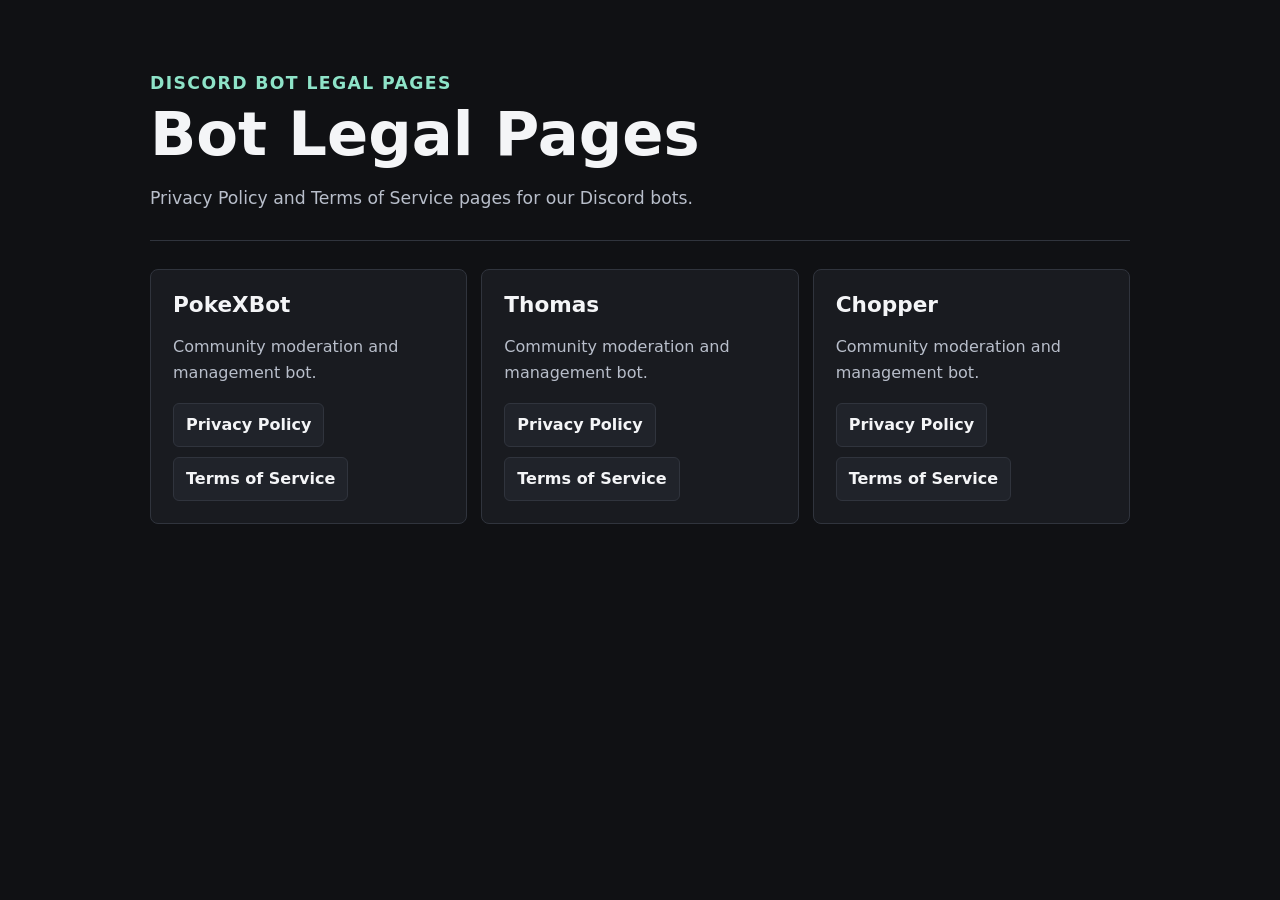
<file: index.html>
<!doctype html>
<html lang="en">
  <head>
    <meta charset="utf-8" />
    <meta name="viewport" content="width=device-width, initial-scale=1" />
    <title>Bot Legal Pages</title>
    <link rel="stylesheet" href="./assets/styles.css" />
  </head>
  <body>
    <main class="shell">
      <section class="hero">
        <p class="eyebrow">Discord bot legal pages</p>
        <h1>Bot Legal Pages</h1>
        <p>
          Privacy Policy and Terms of Service pages for our Discord bots.
        </p>
      </section>

      <section class="grid" aria-label="Bot legal links">
        <article class="card">
          <h2>PokeXBot</h2>
          <p>Community moderation and management bot.</p>
          <div class="links">
            <a href="./pokexbot/privacy/">Privacy Policy</a>
            <a href="./pokexbot/terms/">Terms of Service</a>
          </div>
        </article>

        <article class="card">
          <h2>Thomas</h2>
          <p>Community moderation and management bot.</p>
          <div class="links">
            <a href="./thomas/privacy/">Privacy Policy</a>
            <a href="./thomas/terms/">Terms of Service</a>
          </div>
        </article>

        <article class="card">
          <h2>Chopper</h2>
          <p>Community moderation and management bot.</p>
          <div class="links">
            <a href="./chopper/privacy/">Privacy Policy</a>
            <a href="./chopper/terms/">Terms of Service</a>
          </div>
        </article>
      </section>
    </main>
  </body>
</html>
</file>
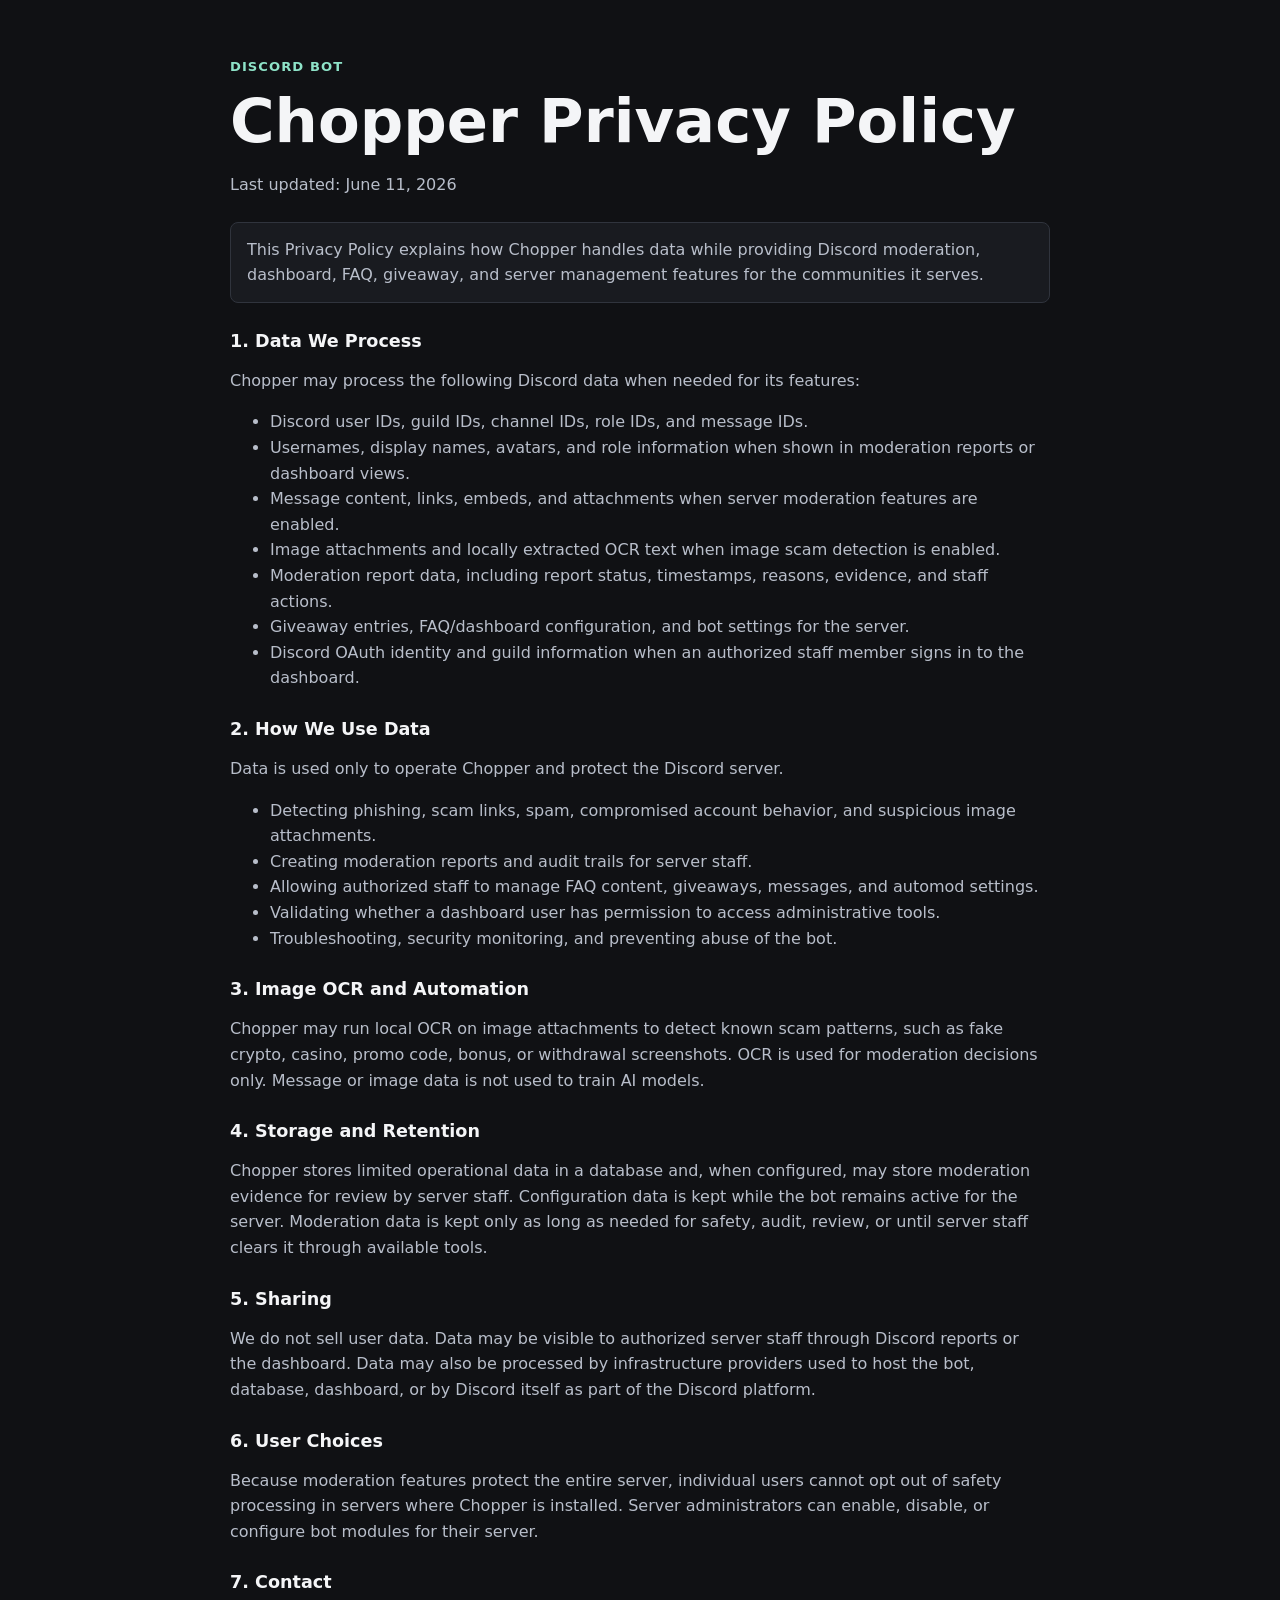
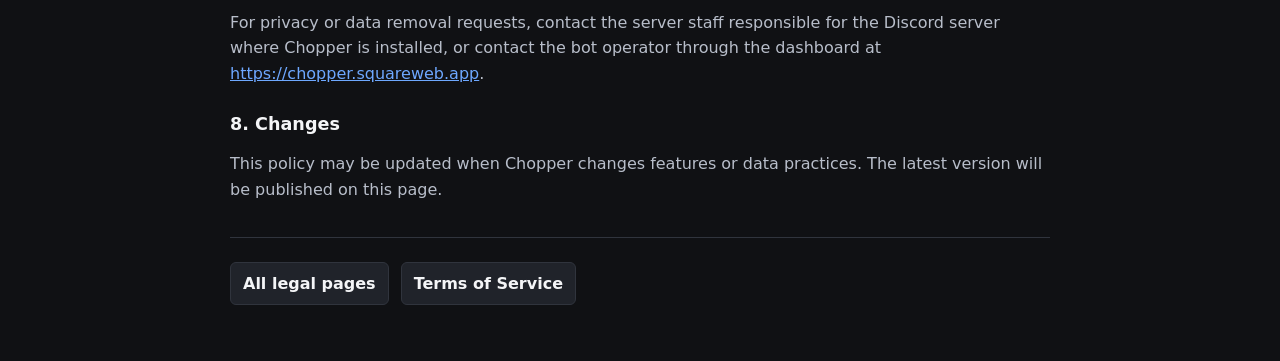
<file: chopper/privacy/index.html>
<!doctype html>
<html lang="en">
  <head>
    <meta charset="utf-8" />
    <meta name="viewport" content="width=device-width, initial-scale=1" />
    <title>Chopper Privacy Policy</title>
    <link rel="stylesheet" href="../../assets/styles.css" />
  </head>
  <body>
    <main class="shell legal" data-legal-root></main>
    <script>window.LEGAL_PAGE = { bot: "chopper", type: "privacy" };</script>
    <script src="../../assets/legal.js"></script>
  </body>
</html>
</file>
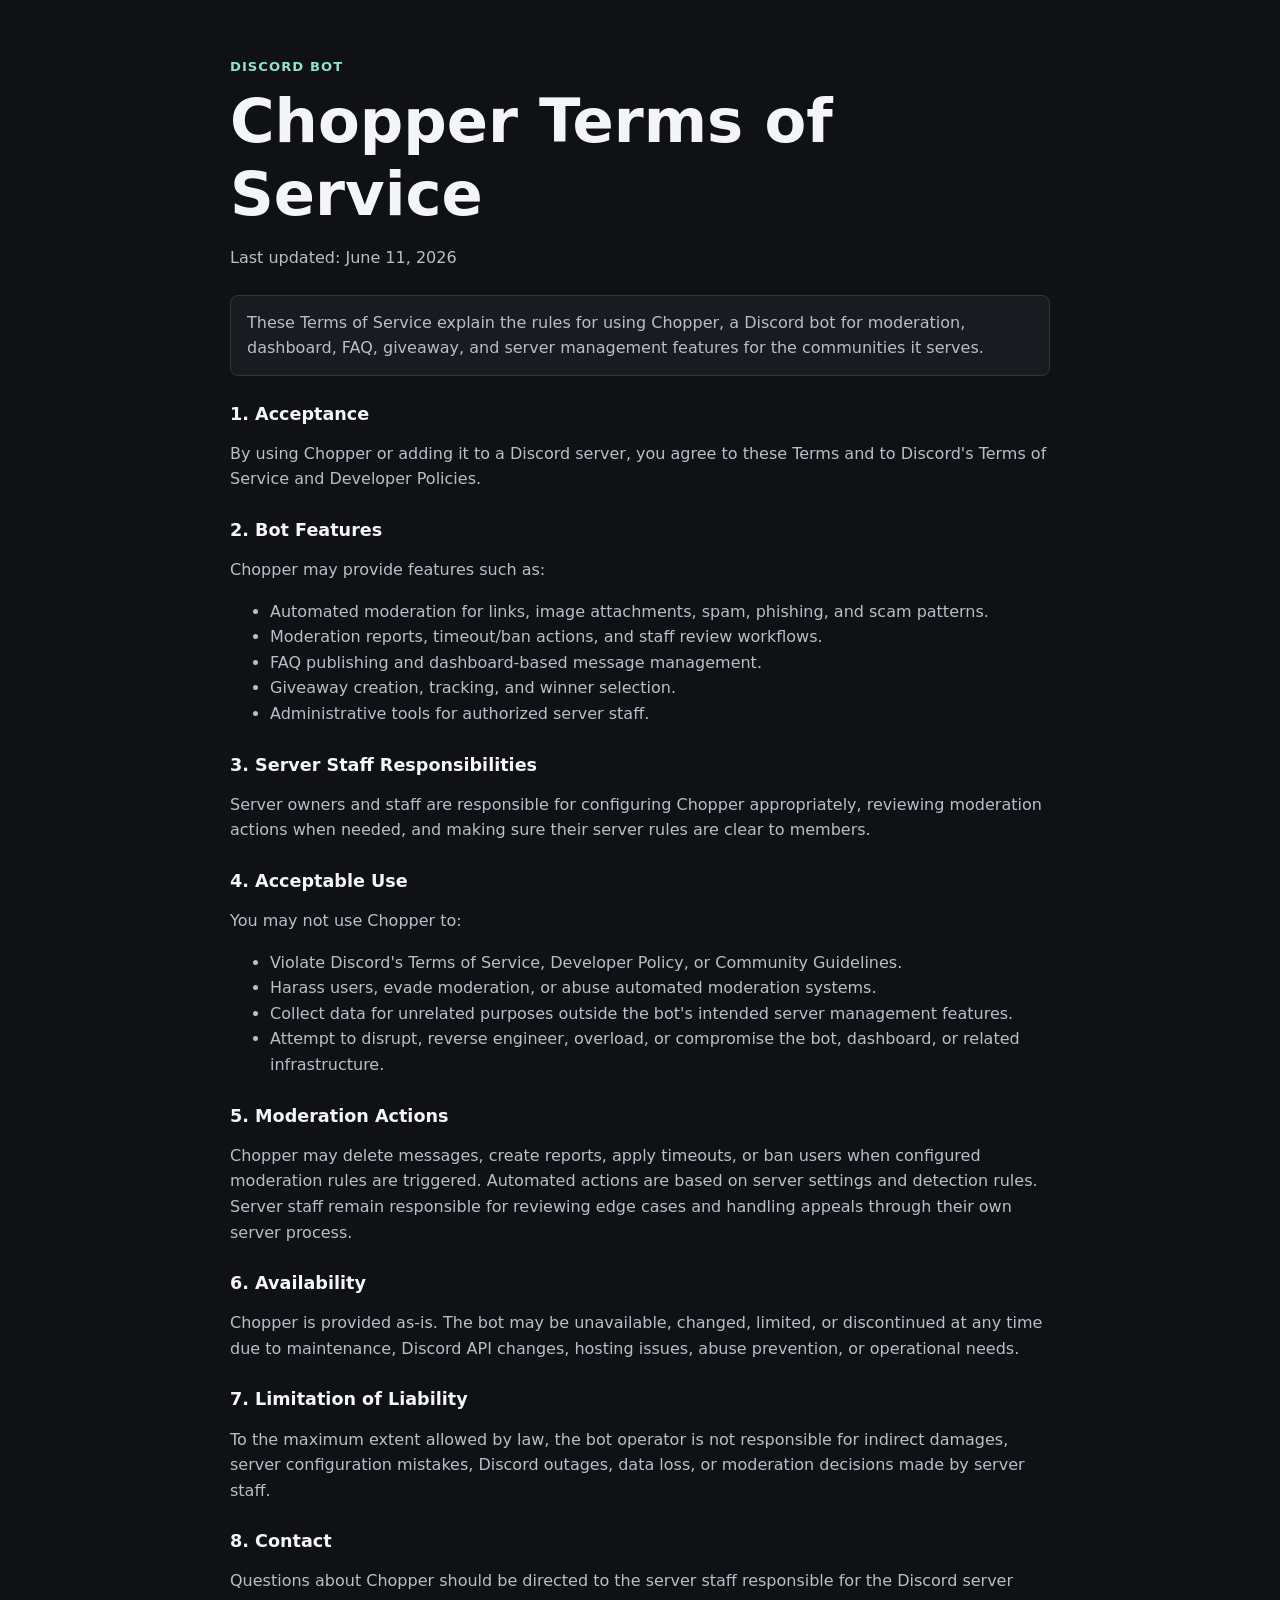
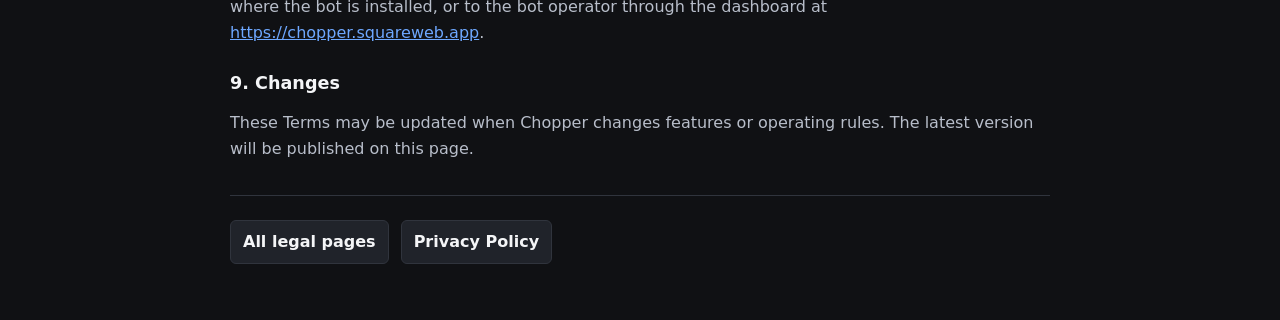
<file: chopper/terms/index.html>
<!doctype html>
<html lang="en">
  <head>
    <meta charset="utf-8" />
    <meta name="viewport" content="width=device-width, initial-scale=1" />
    <title>Chopper Terms of Service</title>
    <link rel="stylesheet" href="../../assets/styles.css" />
  </head>
  <body>
    <main class="shell legal" data-legal-root></main>
    <script>window.LEGAL_PAGE = { bot: "chopper", type: "terms" };</script>
    <script src="../../assets/legal.js"></script>
  </body>
</html>
</file>
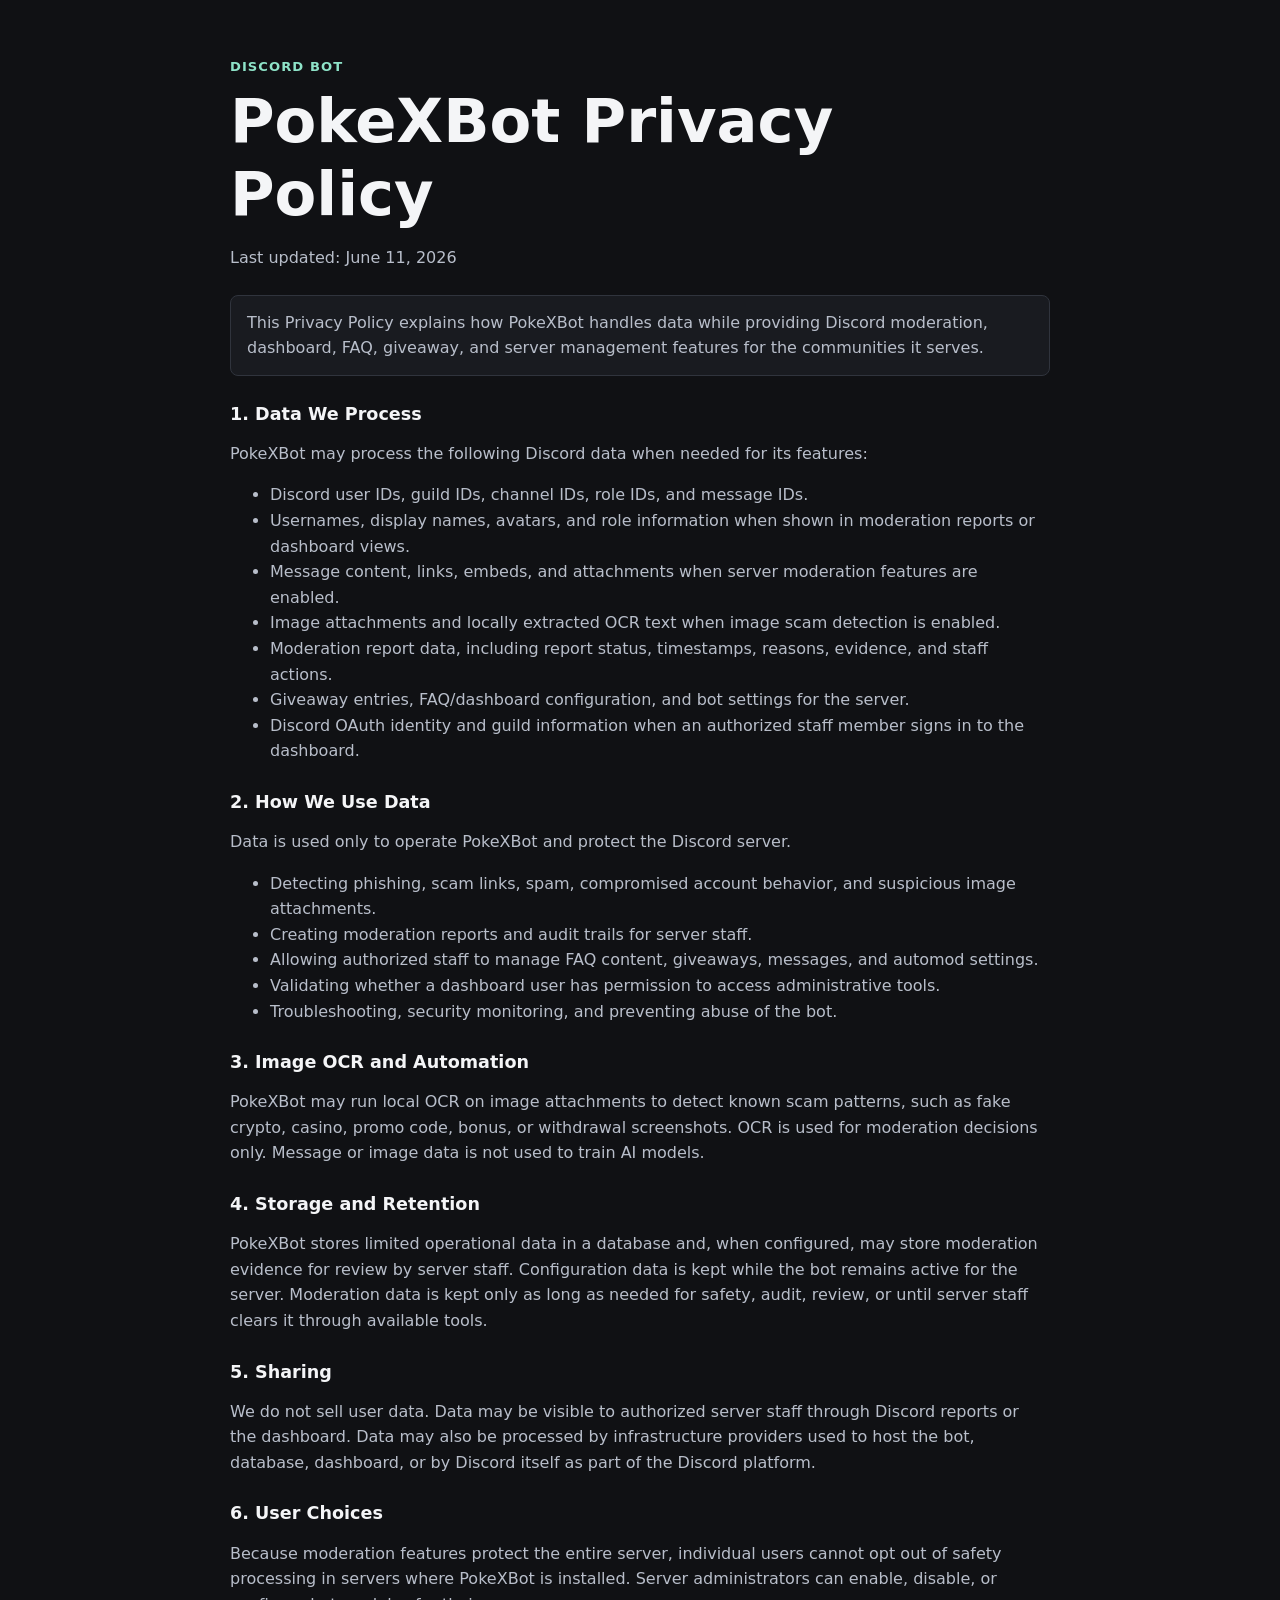
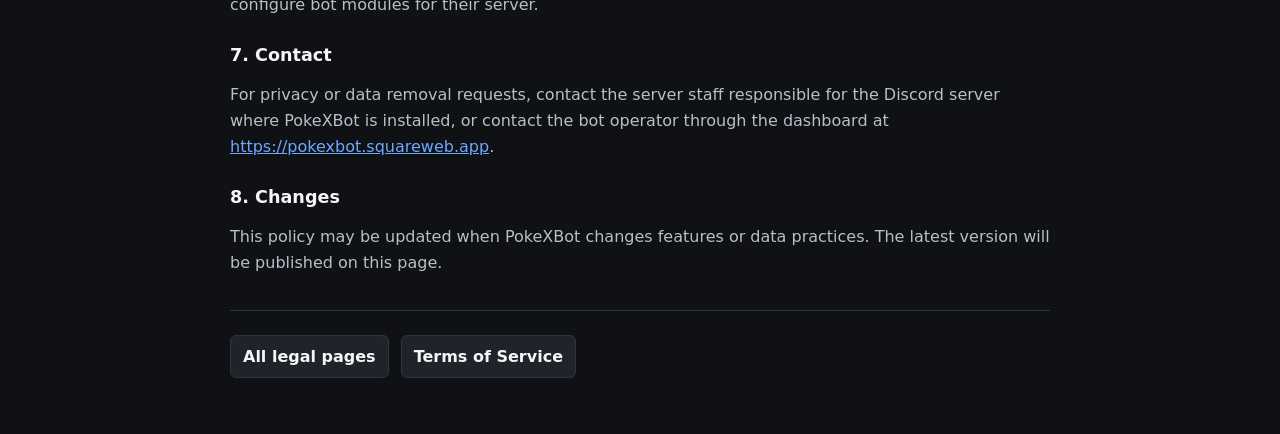
<file: pokexbot/privacy/index.html>
<!doctype html>
<html lang="en">
  <head>
    <meta charset="utf-8" />
    <meta name="viewport" content="width=device-width, initial-scale=1" />
    <title>PokeXBot Privacy Policy</title>
    <link rel="stylesheet" href="../../assets/styles.css" />
  </head>
  <body>
    <main class="shell legal" data-legal-root></main>
    <script>window.LEGAL_PAGE = { bot: "pokexbot", type: "privacy" };</script>
    <script src="../../assets/legal.js"></script>
  </body>
</html>
</file>
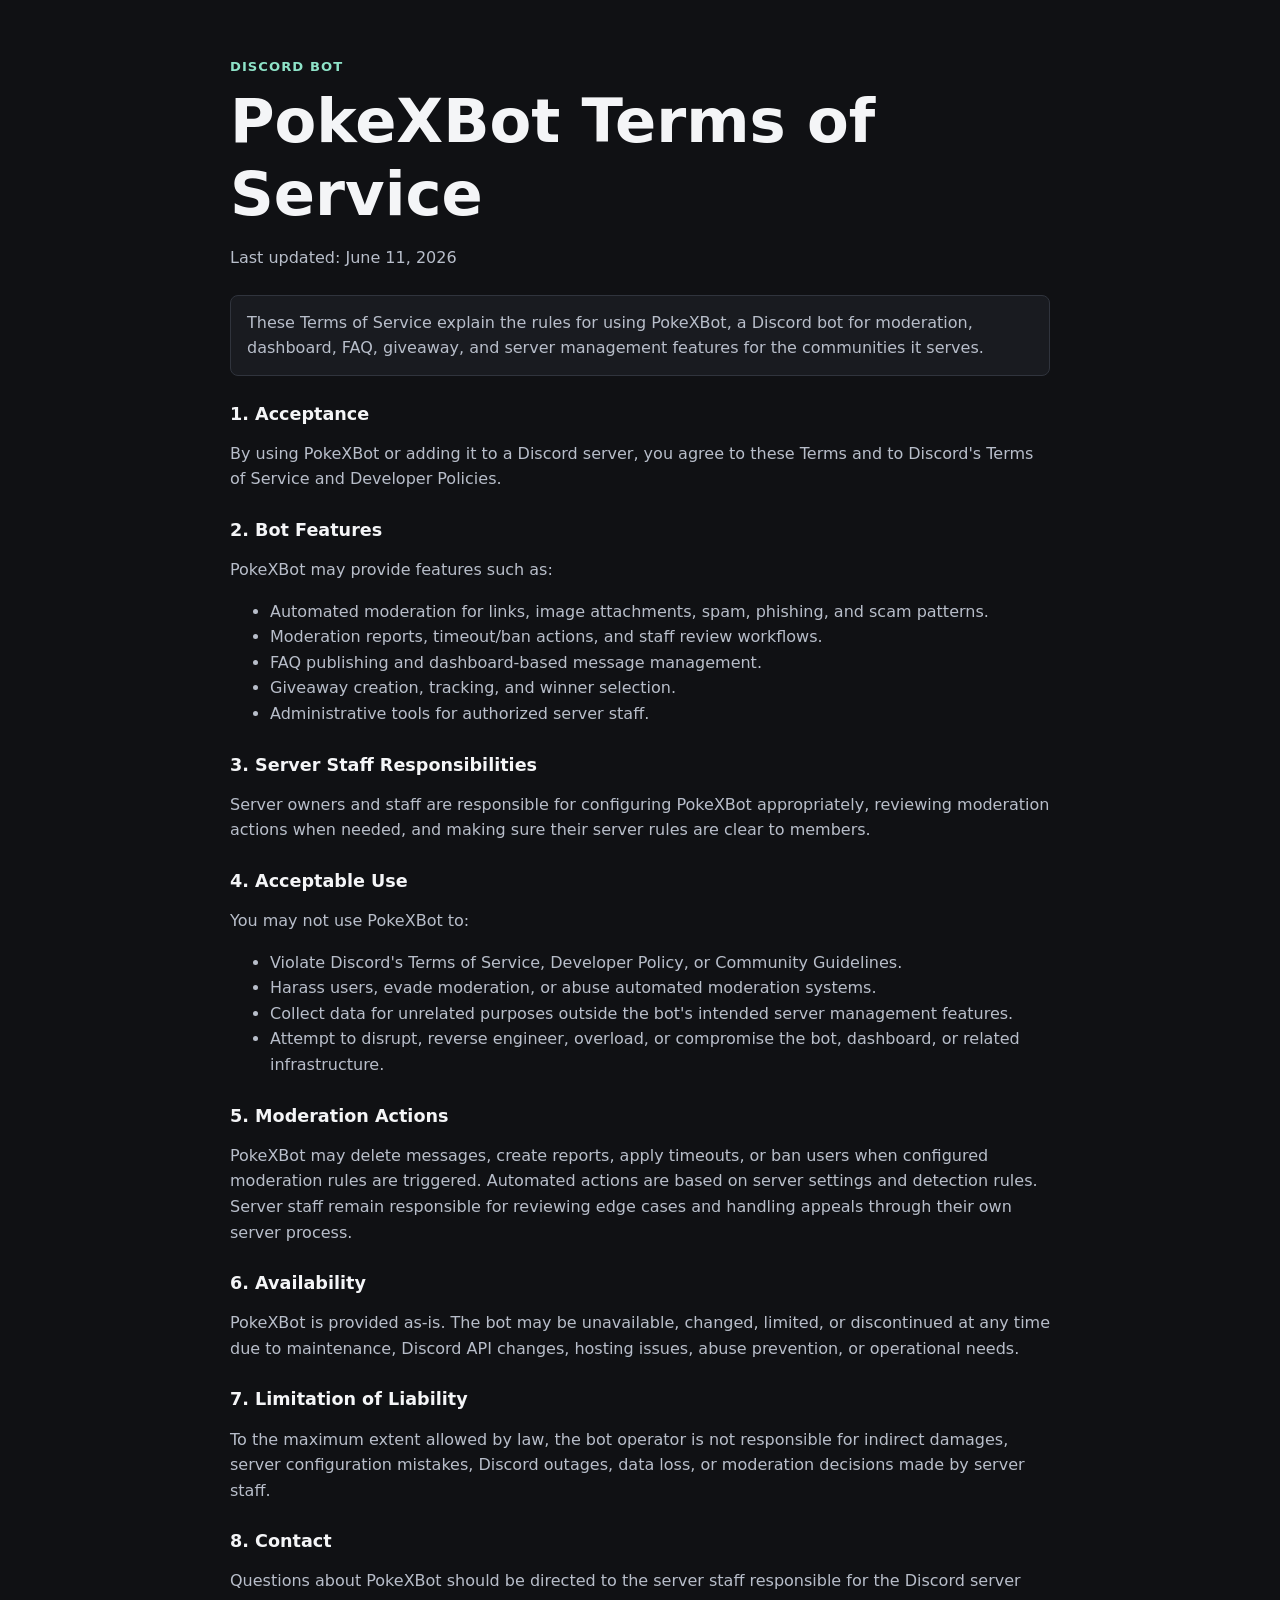
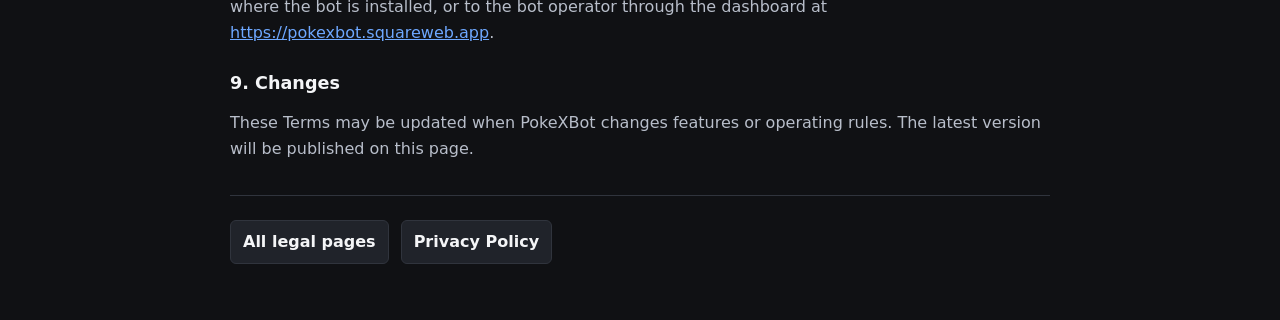
<file: pokexbot/terms/index.html>
<!doctype html>
<html lang="en">
  <head>
    <meta charset="utf-8" />
    <meta name="viewport" content="width=device-width, initial-scale=1" />
    <title>PokeXBot Terms of Service</title>
    <link rel="stylesheet" href="../../assets/styles.css" />
  </head>
  <body>
    <main class="shell legal" data-legal-root></main>
    <script>window.LEGAL_PAGE = { bot: "pokexbot", type: "terms" };</script>
    <script src="../../assets/legal.js"></script>
  </body>
</html>
</file>
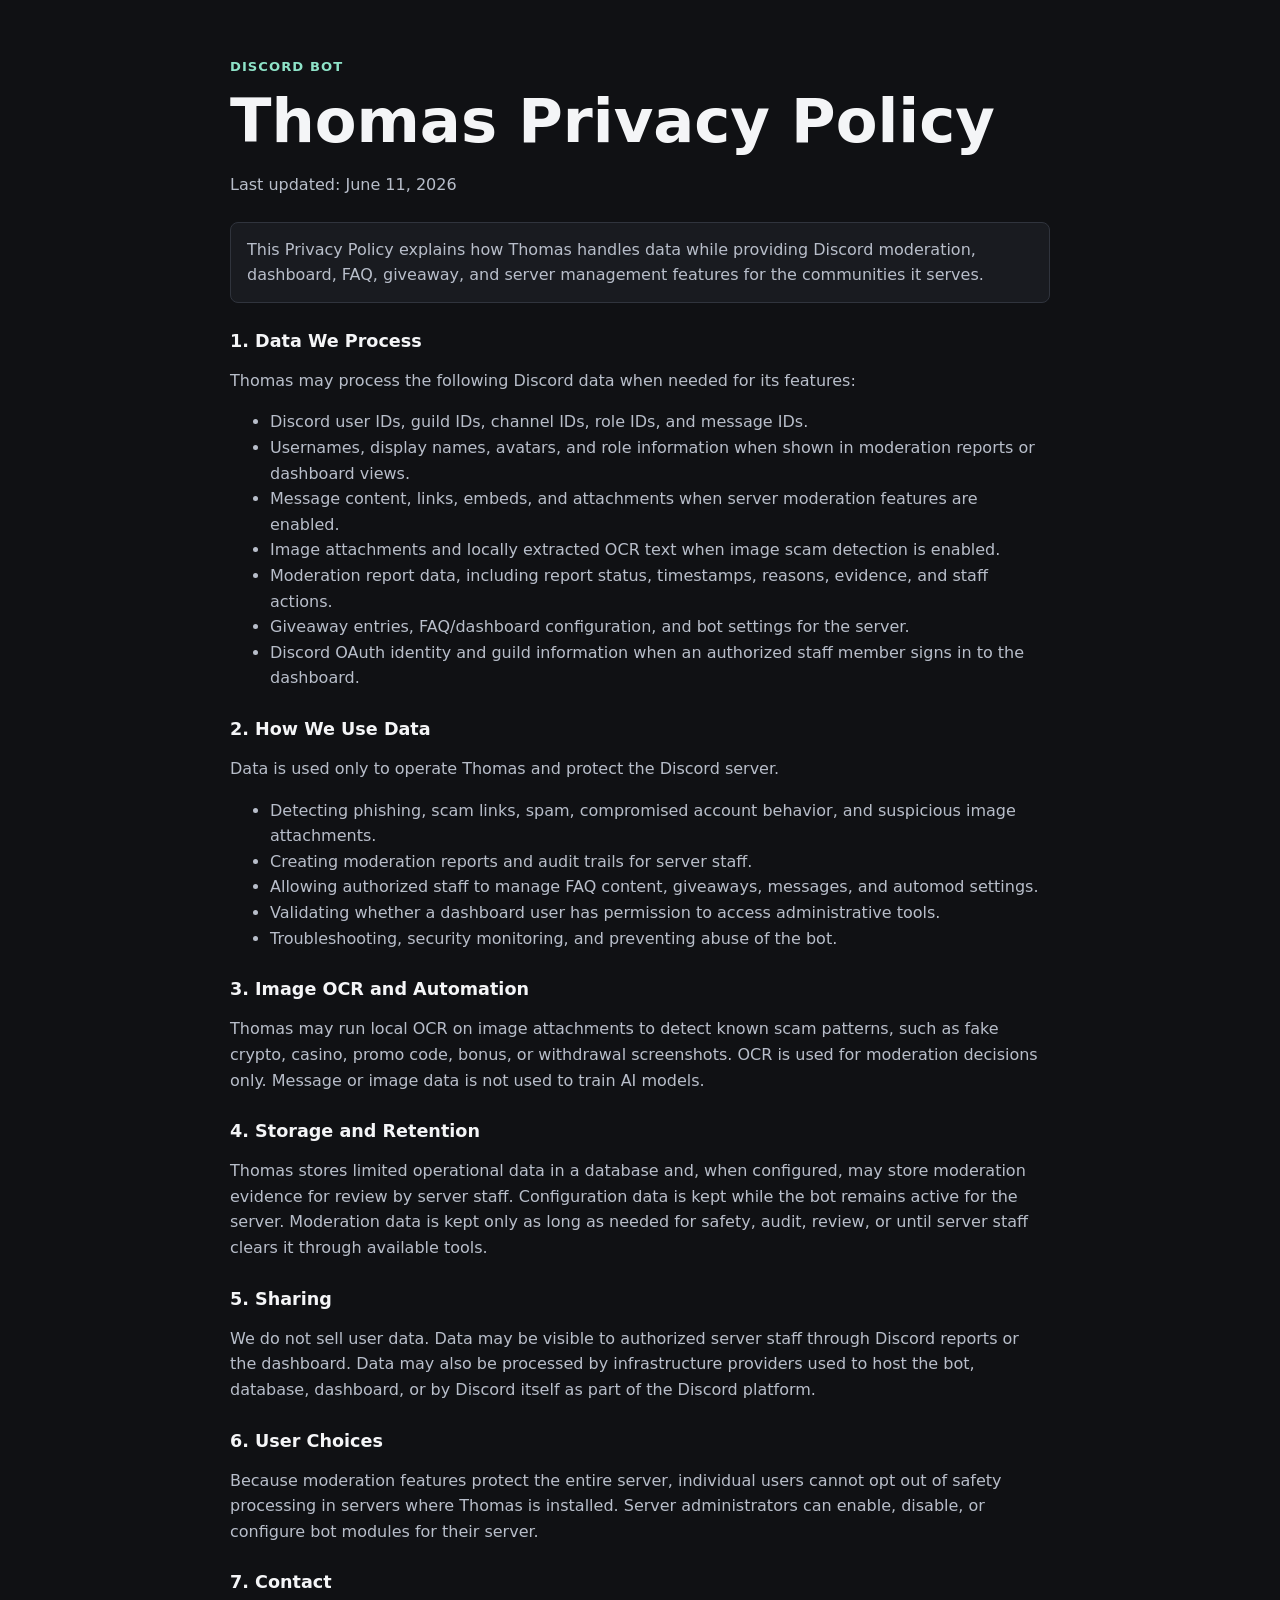
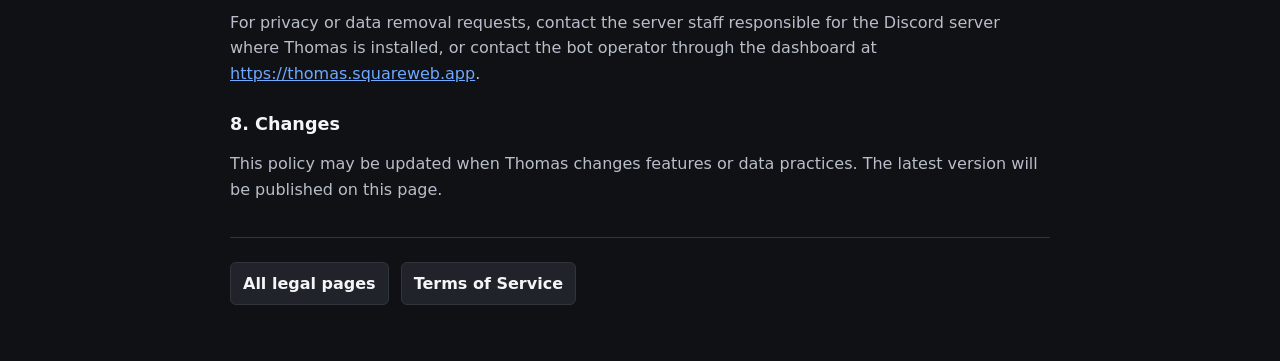
<file: thomas/privacy/index.html>
<!doctype html>
<html lang="en">
  <head>
    <meta charset="utf-8" />
    <meta name="viewport" content="width=device-width, initial-scale=1" />
    <title>Thomas Privacy Policy</title>
    <link rel="stylesheet" href="../../assets/styles.css" />
  </head>
  <body>
    <main class="shell legal" data-legal-root></main>
    <script>window.LEGAL_PAGE = { bot: "thomas", type: "privacy" };</script>
    <script src="../../assets/legal.js"></script>
  </body>
</html>
</file>
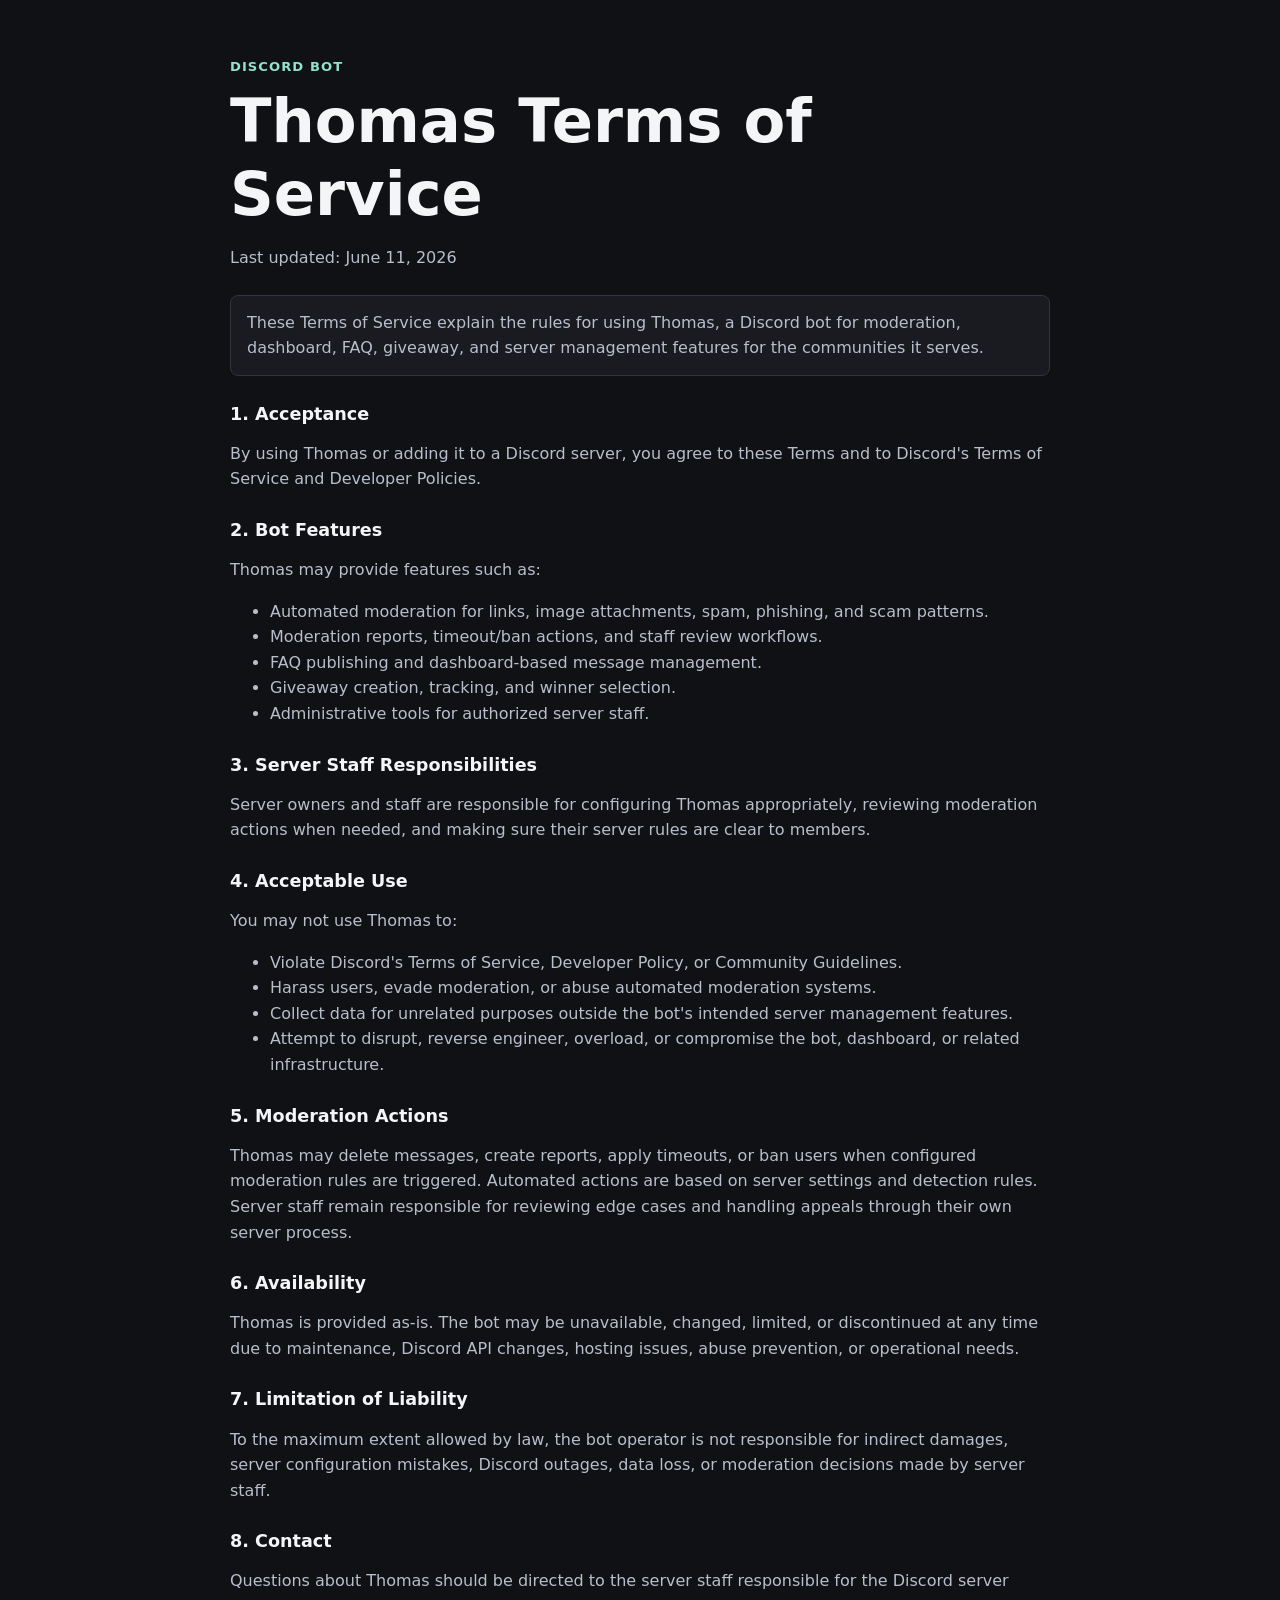
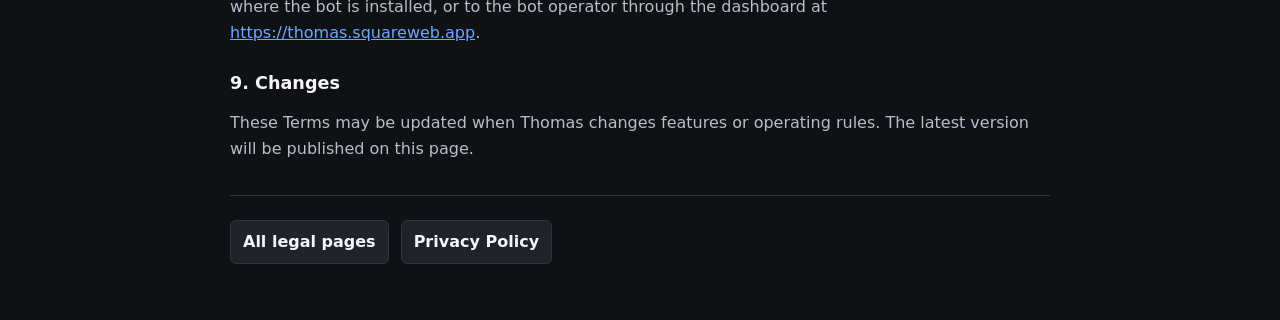
<file: thomas/terms/index.html>
<!doctype html>
<html lang="en">
  <head>
    <meta charset="utf-8" />
    <meta name="viewport" content="width=device-width, initial-scale=1" />
    <title>Thomas Terms of Service</title>
    <link rel="stylesheet" href="../../assets/styles.css" />
  </head>
  <body>
    <main class="shell legal" data-legal-root></main>
    <script>window.LEGAL_PAGE = { bot: "thomas", type: "terms" };</script>
    <script src="../../assets/legal.js"></script>
  </body>
</html>
</file>
<file: assets/styles.css>
:root {
  color-scheme: dark;
  --bg: #101114;
  --panel: #191b20;
  --panel-2: #20232a;
  --text: #f4f5f7;
  --muted: #b8beca;
  --line: #30343d;
  --accent: #6ea8ff;
  --accent-2: #8ee3c8;
}

* {
  box-sizing: border-box;
}

body {
  margin: 0;
  min-height: 100vh;
  background: var(--bg);
  color: var(--text);
  font-family:
    Inter, ui-sans-serif, system-ui, -apple-system, BlinkMacSystemFont, "Segoe UI",
    sans-serif;
  line-height: 1.6;
}

a {
  color: var(--accent);
}

.shell {
  width: min(980px, calc(100% - 32px));
  margin: 0 auto;
  padding: 56px 0;
}

.hero {
  margin-bottom: 28px;
  padding-bottom: 28px;
  border-bottom: 1px solid var(--line);
}

.eyebrow {
  margin: 0 0 8px;
  color: var(--accent-2);
  font-size: 0.82rem;
  font-weight: 700;
  letter-spacing: 0.08em;
  text-transform: uppercase;
}

h1,
h2,
h3 {
  line-height: 1.2;
}

h1 {
  margin: 0;
  font-size: clamp(2rem, 5vw, 3.8rem);
}

h2 {
  margin: 0 0 10px;
  font-size: 1.35rem;
}

h3 {
  margin: 28px 0 8px;
  font-size: 1.1rem;
}

p,
li {
  color: var(--muted);
}

.hero p {
  max-width: 720px;
  margin: 14px 0 0;
  font-size: 1.08rem;
}

.grid {
  display: grid;
  grid-template-columns: repeat(3, minmax(0, 1fr));
  gap: 14px;
}

.card {
  min-height: 190px;
  padding: 22px;
  border: 1px solid var(--line);
  border-radius: 8px;
  background: var(--panel);
}

.links {
  display: flex;
  flex-wrap: wrap;
  gap: 10px;
  margin-top: 18px;
}

.links a,
.back-link {
  display: inline-flex;
  align-items: center;
  min-height: 38px;
  padding: 8px 12px;
  border: 1px solid var(--line);
  border-radius: 6px;
  background: var(--panel-2);
  color: var(--text);
  font-weight: 700;
  text-decoration: none;
}

.legal {
  max-width: 820px;
}

.meta {
  margin: 14px 0 24px;
  color: var(--muted);
}

.notice {
  padding: 14px 16px;
  border: 1px solid var(--line);
  border-radius: 8px;
  background: var(--panel);
}

.footer-nav {
  display: flex;
  gap: 12px;
  margin-top: 34px;
  padding-top: 24px;
  border-top: 1px solid var(--line);
}

@media (max-width: 760px) {
  .shell {
    width: min(100% - 24px, 980px);
    padding: 34px 0;
  }

  .grid {
    grid-template-columns: 1fr;
  }
}
</file>
